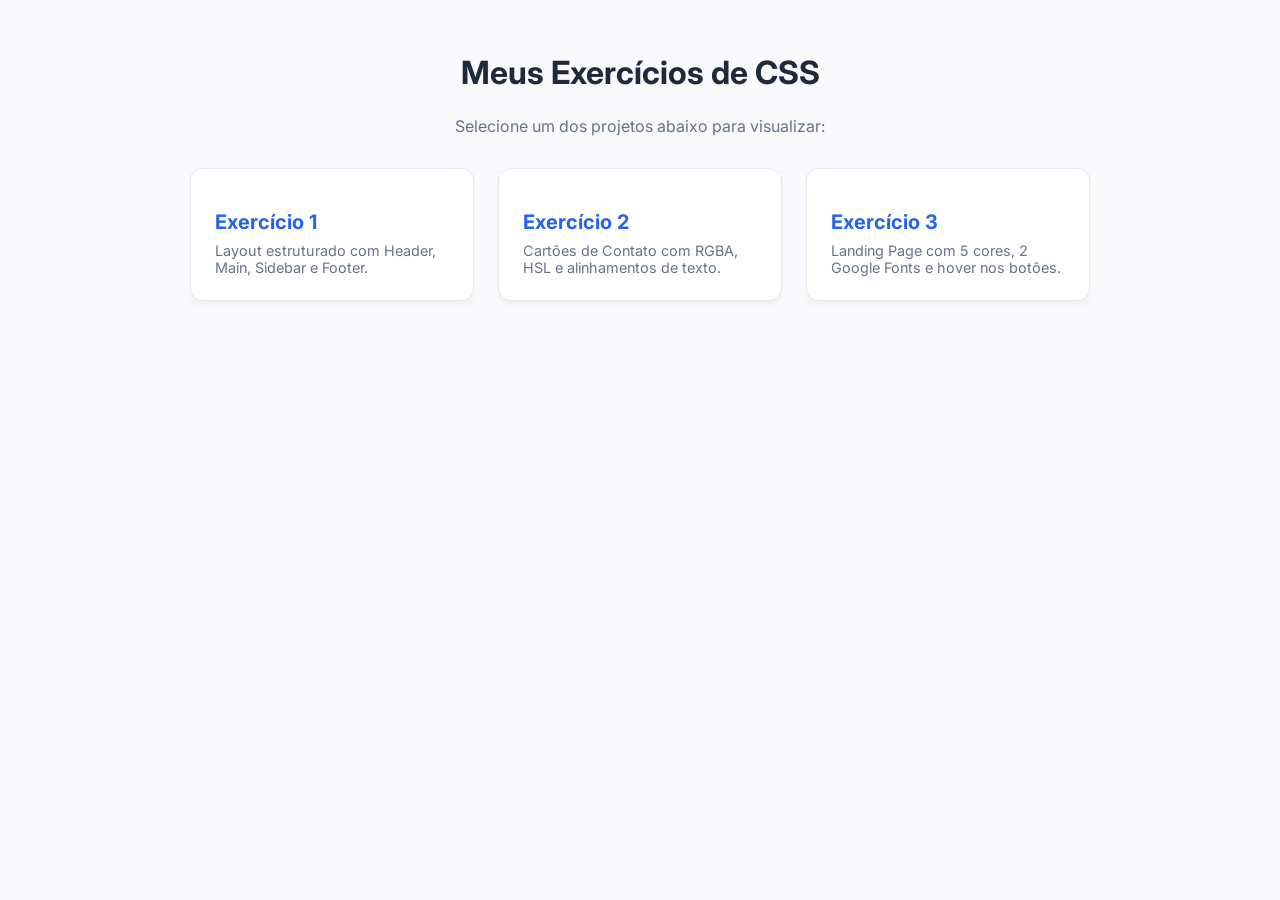
<file: index.html>
<!DOCTYPE html>
<html lang="pt-BR">
<head>
  <meta charset="UTF-8">
  <meta name="viewport" content="width=device-width, initial-scale=1.0">
  <title>Exercícios de CSS</title>
  <link href="https://fonts.googleapis.com/css2?family=Inter:wght@400;600;700&display=swap" rel="stylesheet">
  <style>
    body {
      font-family: 'Inter', sans-serif;
      background-color: #f8fafc;
      color: #1e293b;
      margin: 0;
      padding: 2rem;
      display: flex;
      flex-direction: column;
      align-items: center;
    }
    h1 { margin-bottom: 0.5rem; }
    p { color: #64748b; margin-bottom: 2rem; }
    .grid {
      display: grid;
      grid-template-columns: repeat(auto-fit, minmax(250px, 1fr));
      gap: 1.5rem;
      width: 100%;
      max-width: 900px;
    }
    .card {
      background: white;
      border: 1px solid #e2e8f0;
      border-radius: 12px;
      padding: 1.5rem;
      text-decoration: none;
      color: inherit;
      box-shadow: 0 4px 6px -1px rgba(0, 0, 0, 0.05);
      transition: transform 0.2s, box-shadow 0.2s;
    }
    .card:hover {
      transform: translateY(-4px);
      box-shadow: 0 10px 15px -3px rgba(0, 0, 0, 0.1);
    }
    .card h2 { font-size: 1.25rem; color: #2563eb; margin-bottom: 0.5rem; }
    .card p { font-size: 0.9rem; margin: 0; }
  </style>
</head>
<body>

  <h1>Meus Exercícios de CSS</h1>
  <p>Selecione um dos projetos abaixo para visualizar:</p>

  <div class="grid">
    <a href="./Blog/blog.html" class="card">
      <h2>Exercício 1</h2>
      <p>Layout estruturado com Header, Main, Sidebar e Footer.</p>
    </a>

    <a href="./Cartao/cartao.html" class="card">
      <h2>Exercício 2</h2>
      <p>Cartões de Contato com RGBA, HSL e alinhamentos de texto.</p>
    </a>

    <a href="./Landing Page/page.html" class="card">
      <h2>Exercício 3</h2>
      <p>Landing Page com 5 cores, 2 Google Fonts e hover nos botões.</p>
    </a>
  </div>

</body>
</html>
</file>
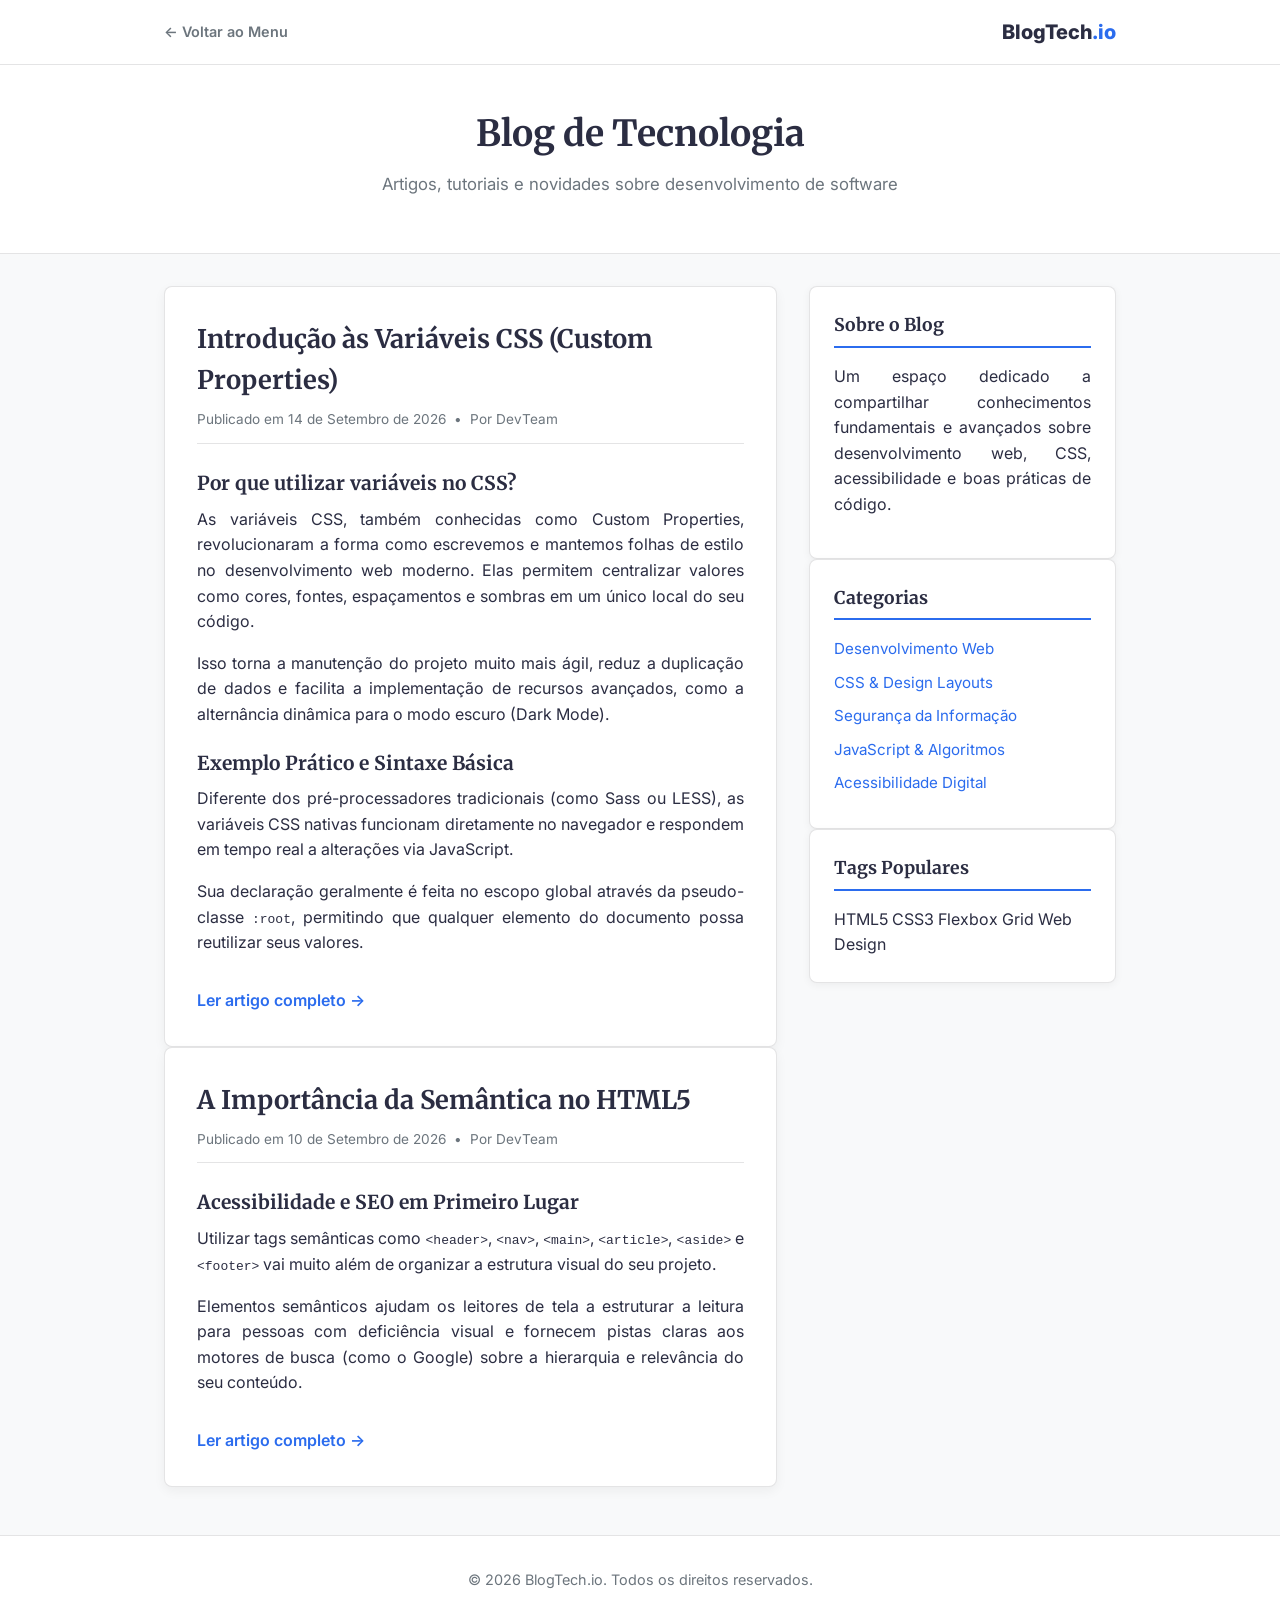
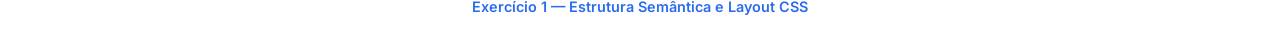
<file: Blog/blog.html>
<!DOCTYPE html>
<html lang="pt-BR">
<head>
  <meta charset="UTF-8">
  <meta name="viewport" content="width=device-width, initial-scale=1.0">
  <title>Exercício 1 - Blog de Tecnologia</title>
  
  <link rel="preconnect" href="https://fonts.googleapis.com">
  <link rel="preconnect" href="https://fonts.gstatic.com" crossorigin>
  <link href="https://fonts.googleapis.com/css2?family=Inter:wght@400;500;600;700&family=Merriweather:ital,wght@0,400;0,700;1,400&display=swap" rel="stylesheet">
  
  <link rel="stylesheet" href="blog.css">
</head>
<body>

  <header class="navbar">
    <div class="container nav-container">
      <a href="../index.html" class="btn-voltar">&larr; Voltar ao Menu</a>
      <div class="logo">BlogTech<span>.io</span></div>
    </div>
  </header>

  <div class="hero-header">
    <div class="container">
      <h1>Blog de Tecnologia</h1>
      <p class="tagline">Artigos, tutoriais e novidades sobre desenvolvimento de software</p>
    </div>
  </div>

  <main>
    <div class="container main-layout">
      
      <div class="posts-column">
        
        <article class="post">
          <h2>Introdução às Variáveis CSS (Custom Properties)</h2>
          <div class="post-meta">
            <span>Publicado em 14 de Setembro de 2026</span>
            <span>•</span>
            <span>Por DevTeam</span>
          </div>
          
          <h3>Por que utilizar variáveis no CSS?</h3>
          <p class="texto-centro">As variáveis CSS, também conhecidas como Custom Properties, revolucionaram a forma como escrevemos e mantemos folhas de estilo no desenvolvimento web moderno. Elas permitem centralizar valores como cores, fontes, espaçamentos e sombras em um único local do seu código.</p>
          <p class="texto-direita">Isso torna a manutenção do projeto muito mais ágil, reduz a duplicação de dados e facilita a implementação de recursos avançados, como a alternância dinâmica para o modo escuro (Dark Mode).</p>
          
          <h3>Exemplo Prático e Sintaxe Básica</h3>
          <p class="texto-esquerda">Diferente dos pré-processadores tradicionais (como Sass ou LESS), as variáveis CSS nativas funcionam diretamente no navegador e respondem em tempo real a alterações via JavaScript.</p>
          <p class="texto-justificado">Sua declaração geralmente é feita no escopo global através da pseudo-classe <code>:root</code>, permitindo que qualquer elemento do documento possa reutilizar seus valores.</p>
          
          <a href="#" class="leia-mais">Ler artigo completo &rarr;</a>
        </article>

        <article class="post">
          <h2>A Importância da Semântica no HTML5</h2>
          <div class="post-meta">
            <span>Publicado em 10 de Setembro de 2026</span>
            <span>•</span>
            <span>Por DevTeam</span>
          </div>
          
          <h3>Acessibilidade e SEO em Primeiro Lugar</h3>
          <p class="texto-centro">Utilizar tags semânticas como <code>&lt;header&gt;</code>, <code>&lt;nav&gt;</code>, <code>&lt;main&gt;</code>, <code>&lt;article&gt;</code>, <code>&lt;aside&gt;</code> e <code>&lt;footer&gt;</code> vai muito além de organizar a estrutura visual do seu projeto.</p>
          <p class="texto-direita">Elementos semânticos ajudam os leitores de tela a estruturar a leitura para pessoas com deficiência visual e fornecem pistas claras aos motores de busca (como o Google) sobre a hierarquia e relevância do seu conteúdo.</p>
          
          <a href="#" class="leia-mais">Ler artigo completo &rarr;</a>
        </article>

      </div>

      <aside class="sidebar">
        
        <div class="widget">
          <h4>Sobre o Blog</h4>
          <p class="texto-justificado">Um espaço dedicado a compartilhar conhecimentos fundamentais e avançados sobre desenvolvimento web, CSS, acessibilidade e boas práticas de código.</p>
        </div>

        <div class="widget">
          <h4>Categorias</h4>
          <ul>
            <li><a href="#">Desenvolvimento Web</a></li>
            <li><a href="#">CSS & Design Layouts</a></li>
            <li><a href="#">Segurança da Informação</a></li>
            <li><a href="#">JavaScript & Algoritmos</a></li>
            <li><a href="#">Acessibilidade Digital</a></li>
          </ul>
        </div>

        <div class="widget">
          <h4>Tags Populares</h4>
          <div class="tags-container">
            <span class="tag">HTML5</span>
            <span class="tag">CSS3</span>
            <span class="tag">Flexbox</span>
            <span class="tag">Grid</span>
            <span class="tag">Web Design</span>
          </div>
        </div>

      </aside>

    </div>
  </main>

  <footer>
    <div class="container">
      <p>&copy; 2026 BlogTech.io. Todos os direitos reservados.</p>
      <p class="footer-credits">Exercício 1 — Estrutura Semântica e Layout CSS</p>
    </div>
  </footer>

</body>
</html>
</file>
<file: Blog/blog.css>
:root {
  --color-text-main: #2b2d42;
  --color-text-muted: #6c757d;
  --color-bg-page: #f8f9fa;
  --color-bg-card: #ffffff;
  --color-border: rgba(33, 37, 41, 0.12);
  --color-shadow: rgba(0, 0, 0, 0.05);
  --color-accent: hsl(220, 85%, 55%);
  --color-accent-hover: hsl(220, 85%, 45%);
}

* {
  box-sizing: border-box;
  margin: 0;
  padding: 0;
}

body {
  background-color: var(--color-bg-page);
  color: var(--color-text-main);
  font-family: 'Inter', sans-serif;
  line-height: 1.6;
  display: flex;
  flex-direction: column;
  min-height: 100vh;
}

.container {
  max-width: 1000px;
  margin: 0 auto;
  padding: 0 1.5rem;
}

.navbar {
  background-color: var(--color-bg-card);
  border-bottom: 1px solid var(--color-border);
  padding: 1rem 0;
  position: sticky;
  top: 0;
  z-index: 100;
}

.nav-container {
  display: flex;
  justify-content: space-between;
  align-items: center;
}

.btn-voltar {
  color: var(--color-text-muted);
  text-decoration: none;
  font-size: 0.9rem;
  font-weight: 600;
  transition: color 0.2s ease;
}

.btn-voltar:hover {
  color: var(--color-accent);
}

.logo {
  font-family: 'Inter', sans-serif;
  font-size: 1.25rem;
  font-weight: 800;
  color: var(--color-text-main);
}

.logo span {
  color: var(--color-accent);
}

.hero-header {
  background-color: var(--color-bg-card);
  border-bottom: 1px solid var(--color-border);
  padding: 2.5rem 0;
  text-align: center;
  margin-bottom: 2rem;
}

h1, h2, h3, h4 {
  font-family: 'Merriweather', serif;
  color: var(--color-text-main);
}

h1 {
  font-size: 2.25rem;
  margin-bottom: 0.5rem;
}

.tagline {
  color: var(--color-text-muted);
  font-size: 1.05rem;
}

main {
  flex: 1;
  margin-bottom: 3rem;
}

.main-layout {
  display: grid;
  grid-template-columns: 2fr 1fr;
  gap: 2rem;
}

.post {
  background-color: var(--color-bg-card);
  border: 1px solid var(--color-border);
  border-radius: 8px;
  padding: 2rem;
  box-shadow: 0 4px 12px var(--color-shadow);
}

.texto-centro {
  text-align: justify;
}

.texto-direita {
  text-align: justify;
}

.texto-esquerda {
  text-align: justify;
}

.texto-justificado {
  text-align: justify;
}

h2 {
  font-size: 1.6rem;
  margin-bottom: 0.5rem;
}

.post-meta {
  display: flex;
  gap: 0.5rem;
  color: var(--color-text-muted);
  font-size: 0.85rem;
  margin-bottom: 1.5rem;
  border-bottom: 1px solid var(--color-border);
  padding-bottom: 0.75rem;
}

h3 {
  font-size: 1.2rem;
  margin-top: 1.25rem;
  margin-bottom: 0.5rem;
}

p {
  margin-bottom: 1rem;
}

.leia-mais {
  display: inline-block;
  margin-top: 1rem;
  color: var(--color-accent);
  font-weight: 600;
  text-decoration: none;
}

.leia-mais:hover {
  color: var(--color-accent-hover);
  text-decoration: underline;
}

.widget {
  background-color: var(--color-bg-card);
  border: 1px solid var(--color-border);
  border-radius: 8px;
  padding: 1.5rem;
  box-shadow: 0 2px 8px var(--color-shadow);
}

h4 {
  font-size: 1.1rem;
  margin-bottom: 1rem;
  border-bottom: 2px solid var(--color-accent);
  padding-bottom: 0.4rem;
}

.widget ul {
  list-style: none;
}

.widget li {
  margin-bottom: 0.5rem;
}

.widget a {
  color: var(--color-accent);
  text-decoration: none;
  font-size: 0.95rem;
}

.widget a:hover {
  text-decoration: underline;
}

footer {
  background-color: var(--color-bg-card);
  border-top: 1px solid var(--color-border);
  padding: 2rem 0;
  text-align: center;
  margin-top: auto;
}

footer p {
  font-size: 0.9rem;
  color: var(--color-text-muted);
  margin-bottom: 0.25rem;
}

.footer-credits {
  font-weight: 600;
  color: var(--color-accent);
}

@media (max-width: 768px) {
  .main-layout {
    grid-template-columns: 1fr;
  }
}
</file>
